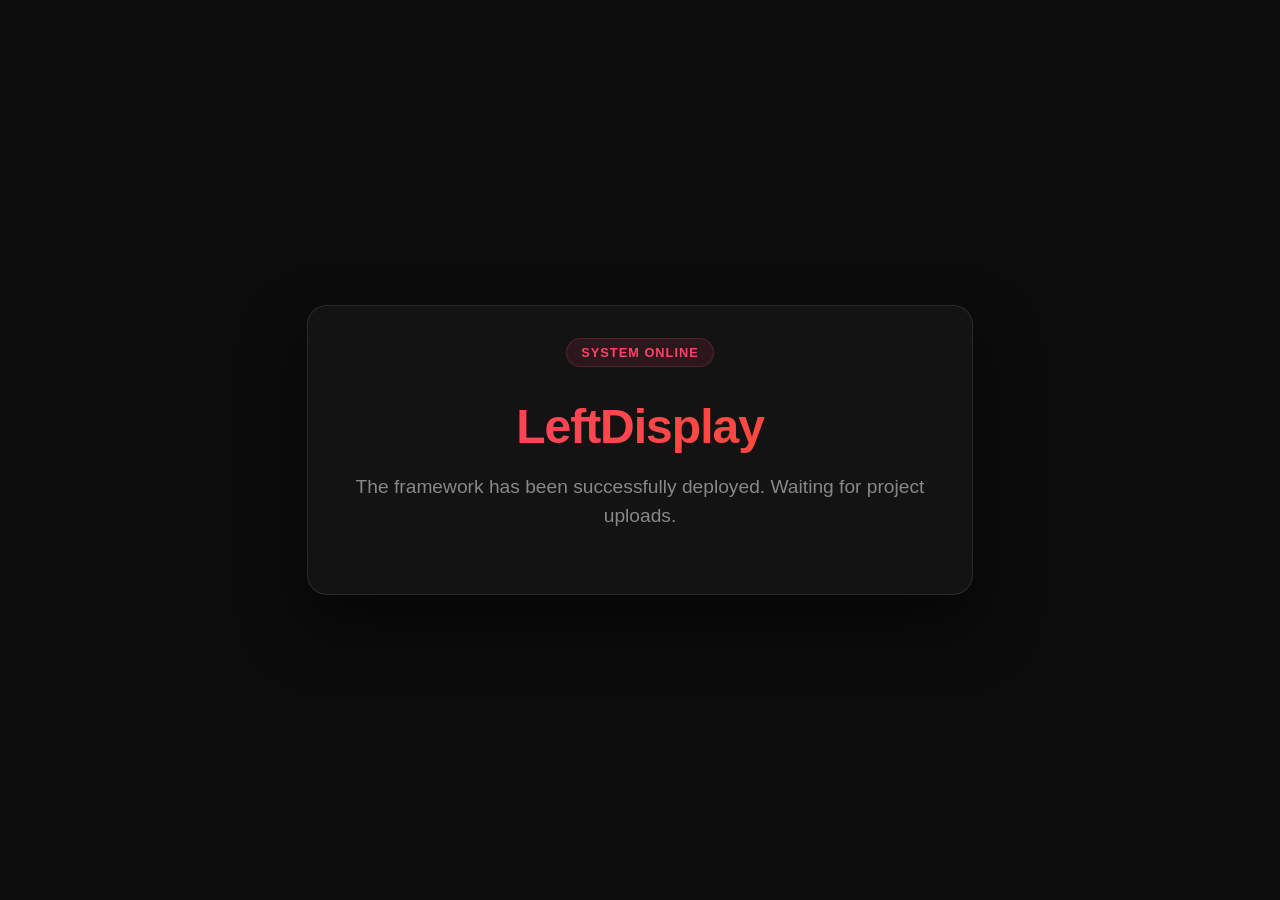
<file: index.html>
<!DOCTYPE html>
<html lang="en">
<head>
    <meta charset="UTF-8">
    <meta name="viewport" content="width=device-width, initial-scale=1.0">
    <title>LeftDisplay ⚡️ Framework</title>
    <style>
        body { margin: 0; padding: 0; background-color: #0c0c0c; color: #fff; font-family: -apple-system, BlinkMacSystemFont, "Segoe UI", Roboto, Helvetica, Arial, sans-serif; display: flex; justify-content: center; align-items: center; height: 100vh; overflow: hidden; }
        .container { text-align: center; max-width: 600px; padding: 2rem; border-radius: 20px; background: rgba(25, 25, 25, 0.6); backdrop-filter: blur(20px); border: 1px solid rgba(255, 255, 255, 0.1); box-shadow: 0 30px 60px rgba(0, 0, 0, 0.5); }
        h1 { font-weight: 800; font-size: 3rem; margin-bottom: 0.5rem; letter-spacing: -1px; background: linear-gradient(90deg, #ff416c, #ff4b2b); -webkit-background-clip: text; -webkit-text-fill-color: transparent; }
        p { font-size: 1.2rem; color: #888; font-weight: 400; line-height: 1.5; margin-bottom: 2rem; }
        .badge { display: inline-block; padding: 6px 14px; border-radius: 50px; font-size: 0.8rem; font-weight: 600; text-transform: uppercase; letter-spacing: 1px; background: rgba(255,65,108,0.1); color: #ff416c; border: 1px solid rgba(255,65,108,0.2); }
    </style>
</head>
<body>
    <div class="container">
        <span class="badge">System Online</span>
        <h1>LeftDisplay</h1>
        <p>The framework has been successfully deployed. Waiting for project uploads.</p>
    </div>
</body>
</html>
</file>
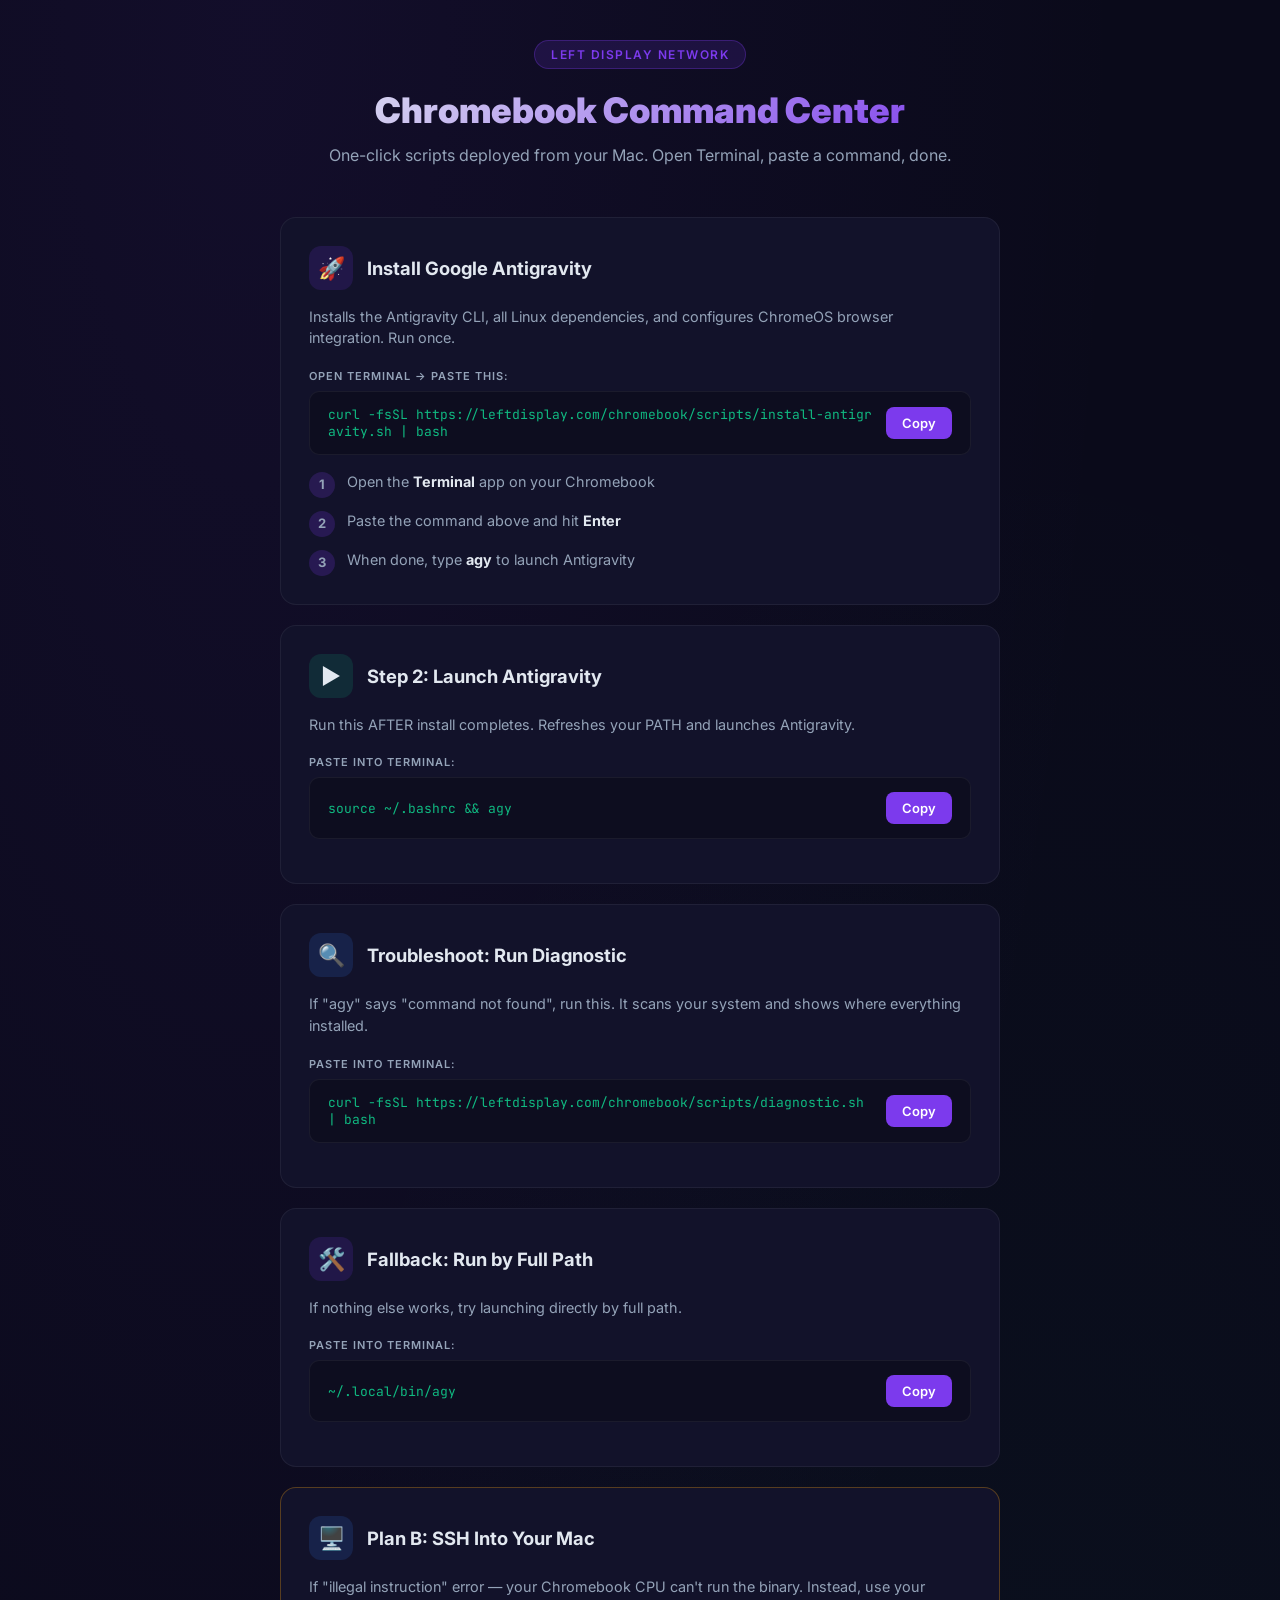
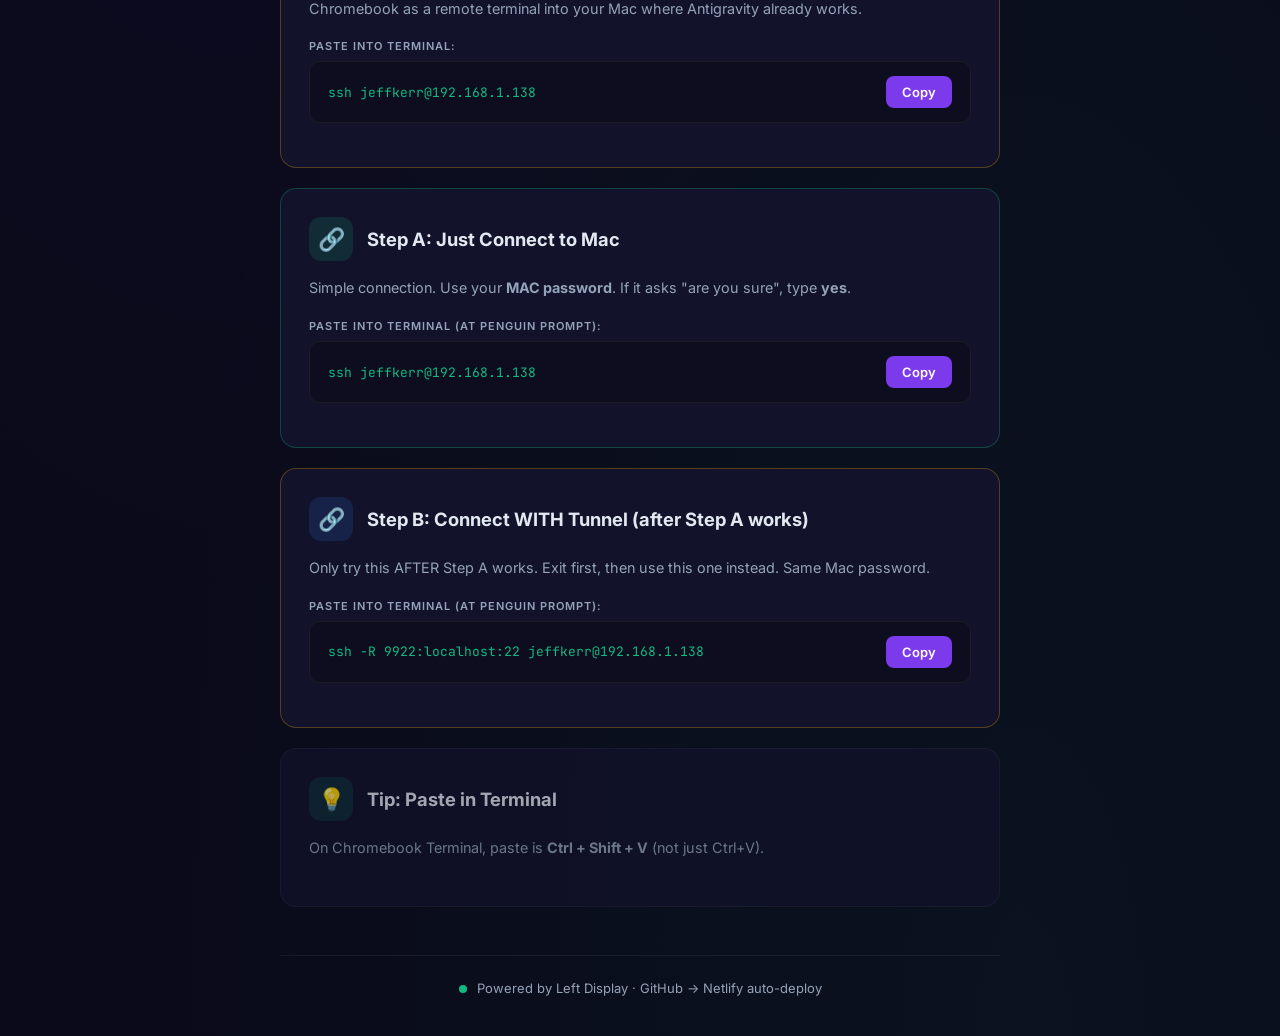
<file: chromebook/index.html>
<!DOCTYPE html>
<html lang="en">
<head>
    <meta charset="UTF-8">
    <meta name="viewport" content="width=device-width, initial-scale=1.0">
    <title>Chromebook Command Center — Left Display</title>
    <link href="https://fonts.googleapis.com/css2?family=Inter:wght@400;600;700;900&family=JetBrains+Mono:wght@400;600&display=swap" rel="stylesheet">
    <style>
        *, *::before, *::after { box-sizing: border-box; margin: 0; padding: 0; }

        :root {
            --bg-deep: #0a0a1a;
            --bg-card: #12122a;
            --bg-card-hover: #1a1a3a;
            --accent: #7c3aed;
            --accent-glow: rgba(124, 58, 237, 0.3);
            --success: #10b981;
            --text: #e2e8f0;
            --text-dim: #94a3b8;
            --border: rgba(255, 255, 255, 0.06);
            --radius: 16px;
        }

        body {
            font-family: 'Inter', sans-serif;
            background: var(--bg-deep);
            color: var(--text);
            min-height: 100vh;
            padding: 40px 20px;
            background-image:
                radial-gradient(ellipse at 20% 0%, rgba(124, 58, 237, 0.08) 0%, transparent 60%),
                radial-gradient(ellipse at 80% 100%, rgba(16, 185, 129, 0.05) 0%, transparent 60%);
        }

        .container {
            max-width: 720px;
            margin: 0 auto;
        }

        header {
            text-align: center;
            margin-bottom: 48px;
        }

        .badge {
            display: inline-block;
            background: rgba(124, 58, 237, 0.15);
            border: 1px solid rgba(124, 58, 237, 0.3);
            color: var(--accent);
            font-size: 12px;
            font-weight: 600;
            letter-spacing: 1.5px;
            text-transform: uppercase;
            padding: 6px 16px;
            border-radius: 100px;
            margin-bottom: 20px;
        }

        h1 {
            font-size: 2.2rem;
            font-weight: 900;
            background: linear-gradient(135deg, #e2e8f0 0%, #7c3aed 100%);
            -webkit-background-clip: text;
            -webkit-text-fill-color: transparent;
            background-clip: text;
            margin-bottom: 12px;
        }

        header p {
            color: var(--text-dim);
            font-size: 1rem;
            line-height: 1.6;
        }

        /* Script Cards */
        .script-card {
            background: var(--bg-card);
            border: 1px solid var(--border);
            border-radius: var(--radius);
            padding: 28px;
            margin-bottom: 20px;
            transition: all 0.3s ease;
            position: relative;
            overflow: hidden;
        }

        .script-card::before {
            content: '';
            position: absolute;
            top: 0;
            left: 0;
            right: 0;
            height: 2px;
            background: linear-gradient(90deg, var(--accent), var(--success));
            opacity: 0;
            transition: opacity 0.3s;
        }

        .script-card:hover {
            background: var(--bg-card-hover);
            border-color: rgba(124, 58, 237, 0.2);
            transform: translateY(-2px);
            box-shadow: 0 8px 32px rgba(0, 0, 0, 0.3);
        }

        .script-card:hover::before { opacity: 1; }

        .card-header {
            display: flex;
            align-items: center;
            gap: 14px;
            margin-bottom: 16px;
        }

        .card-icon {
            width: 44px;
            height: 44px;
            border-radius: 12px;
            display: flex;
            align-items: center;
            justify-content: center;
            font-size: 22px;
            flex-shrink: 0;
        }

        .card-icon.purple { background: rgba(124, 58, 237, 0.15); }
        .card-icon.green { background: rgba(16, 185, 129, 0.15); }
        .card-icon.blue { background: rgba(59, 130, 246, 0.15); }

        .card-title {
            font-size: 1.15rem;
            font-weight: 700;
        }

        .card-desc {
            color: var(--text-dim);
            font-size: 0.9rem;
            line-height: 1.5;
            margin-bottom: 20px;
        }

        /* Command Block */
        .cmd-block {
            background: #0d0d1f;
            border: 1px solid var(--border);
            border-radius: 10px;
            padding: 14px 18px;
            display: flex;
            align-items: center;
            justify-content: space-between;
            gap: 12px;
            margin-bottom: 16px;
        }

        .cmd-label {
            font-size: 11px;
            color: var(--text-dim);
            text-transform: uppercase;
            letter-spacing: 1px;
            margin-bottom: 8px;
            font-weight: 600;
        }

        .cmd-text {
            font-family: 'JetBrains Mono', monospace;
            font-size: 13px;
            color: var(--success);
            word-break: break-all;
            user-select: all;
            flex: 1;
        }

        .copy-btn {
            background: var(--accent);
            border: none;
            color: white;
            padding: 8px 16px;
            border-radius: 8px;
            font-size: 13px;
            font-weight: 600;
            cursor: pointer;
            white-space: nowrap;
            transition: all 0.2s;
            font-family: 'Inter', sans-serif;
        }

        .copy-btn:hover { background: #6d28d9; transform: scale(1.05); }
        .copy-btn:active { transform: scale(0.95); }
        .copy-btn.copied { background: var(--success); }

        /* Steps */
        .steps {
            display: flex;
            flex-direction: column;
            gap: 12px;
        }

        .step {
            display: flex;
            align-items: flex-start;
            gap: 12px;
            font-size: 0.9rem;
            line-height: 1.5;
        }

        .step-num {
            background: rgba(124, 58, 237, 0.2);
            color: var(--accent);
            width: 26px;
            height: 26px;
            border-radius: 50%;
            display: flex;
            align-items: center;
            justify-content: center;
            font-size: 13px;
            font-weight: 700;
            flex-shrink: 0;
            margin-top: 1px;
        }

        .step strong { color: var(--text); }
        .step span { color: var(--text-dim); }

        /* Footer */
        footer {
            text-align: center;
            margin-top: 48px;
            padding-top: 24px;
            border-top: 1px solid var(--border);
            color: var(--text-dim);
            font-size: 13px;
        }

        footer .pulse {
            display: inline-block;
            width: 8px;
            height: 8px;
            background: var(--success);
            border-radius: 50%;
            margin-right: 6px;
            animation: pulse 2s ease-in-out infinite;
        }

        @keyframes pulse {
            0%, 100% { opacity: 1; box-shadow: 0 0 0 0 rgba(16, 185, 129, 0.4); }
            50% { opacity: 0.7; box-shadow: 0 0 0 8px rgba(16, 185, 129, 0); }
        }

        @media (max-width: 500px) {
            h1 { font-size: 1.6rem; }
            .cmd-block { flex-direction: column; align-items: stretch; }
            .copy-btn { text-align: center; }
        }
    </style>
</head>
<body>
    <div class="container">
        <header>
            <div class="badge">Left Display Network</div>
            <h1>Chromebook Command Center</h1>
            <p>One-click scripts deployed from your Mac. Open Terminal, paste a command, done.</p>
        </header>

        <!-- Install Antigravity -->
        <div class="script-card">
            <div class="card-header">
                <div class="card-icon purple">🚀</div>
                <div class="card-title">Install Google Antigravity</div>
            </div>
            <div class="card-desc">
                Installs the Antigravity CLI, all Linux dependencies, and configures ChromeOS browser integration. Run once.
            </div>
            <div class="cmd-label">Open Terminal → paste this:</div>
            <div class="cmd-block">
                <span class="cmd-text">curl -fsSL https://leftdisplay.com/chromebook/scripts/install-antigravity.sh | bash</span>
                <button class="copy-btn" onclick="copyCmd(this, 'curl -fsSL https://leftdisplay.com/chromebook/scripts/install-antigravity.sh | bash')">Copy</button>
            </div>
            <div class="steps">
                <div class="step">
                    <span class="step-num">1</span>
                    <span>Open the <strong>Terminal</strong> app on your Chromebook</span>
                </div>
                <div class="step">
                    <span class="step-num">2</span>
                    <span>Paste the command above and hit <strong>Enter</strong></span>
                </div>
                <div class="step">
                    <span class="step-num">3</span>
                    <span>When done, type <strong>agy</strong> to launch Antigravity</span>
                </div>
            </div>
        </div>

        <!-- Step 2: Refresh PATH and launch -->
        <div class="script-card">
            <div class="card-header">
                <div class="card-icon green">▶️</div>
                <div class="card-title">Step 2: Launch Antigravity</div>
            </div>
            <div class="card-desc">
                Run this AFTER install completes. Refreshes your PATH and launches Antigravity.
            </div>
            <div class="cmd-label">Paste into Terminal:</div>
            <div class="cmd-block">
                <span class="cmd-text">source ~/.bashrc && agy</span>
                <button class="copy-btn" onclick="copyCmd(this, 'source ~/.bashrc && agy')">Copy</button>
            </div>
        </div>

        <!-- Diagnostic -->
        <div class="script-card">
            <div class="card-header">
                <div class="card-icon blue">🔍</div>
                <div class="card-title">Troubleshoot: Run Diagnostic</div>
            </div>
            <div class="card-desc">
                If "agy" says "command not found", run this. It scans your system and shows where everything installed.
            </div>
            <div class="cmd-label">Paste into Terminal:</div>
            <div class="cmd-block">
                <span class="cmd-text">curl -fsSL https://leftdisplay.com/chromebook/scripts/diagnostic.sh | bash</span>
                <button class="copy-btn" onclick="copyCmd(this, 'curl -fsSL https://leftdisplay.com/chromebook/scripts/diagnostic.sh | bash')">Copy</button>
            </div>
        </div>

        <!-- Direct path fallback -->
        <div class="script-card">
            <div class="card-header">
                <div class="card-icon purple">🛠️</div>
                <div class="card-title">Fallback: Run by Full Path</div>
            </div>
            <div class="card-desc">
                If nothing else works, try launching directly by full path.
            </div>
            <div class="cmd-label">Paste into Terminal:</div>
            <div class="cmd-block">
                <span class="cmd-text">~/.local/bin/agy</span>
                <button class="copy-btn" onclick="copyCmd(this, '~/.local/bin/agy')">Copy</button>
            </div>
        </div>

        <!-- SSH to Mac — Plan B -->
        <div class="script-card" style="border-color: rgba(245, 158, 11, 0.3);">
            <div class="card-header">
                <div class="card-icon blue">🖥️</div>
                <div class="card-title">Plan B: SSH Into Your Mac</div>
            </div>
            <div class="card-desc">
                If "illegal instruction" error — your Chromebook CPU can't run the binary. Instead, use your Chromebook as a remote terminal into your Mac where Antigravity already works.
            </div>
            <div class="cmd-label">Paste into Terminal:</div>
            <div class="cmd-block">
                <span class="cmd-text">ssh jeffkerr@192.168.1.138</span>
                <button class="copy-btn" onclick="copyCmd(this, 'ssh jeffkerr@192.168.1.138')">Copy</button>
            </div>
        </div>

        <!-- Simple SSH first -->
        <div class="script-card" style="border-color: rgba(16, 185, 129, 0.3);">
            <div class="card-header">
                <div class="card-icon green">🔗</div>
                <div class="card-title">Step A: Just Connect to Mac</div>
            </div>
            <div class="card-desc">
                Simple connection. Use your <strong>MAC password</strong>. If it asks "are you sure", type <strong>yes</strong>.
            </div>
            <div class="cmd-label">Paste into Terminal (at penguin prompt):</div>
            <div class="cmd-block">
                <span class="cmd-text">ssh jeffkerr@192.168.1.138</span>
                <button class="copy-btn" onclick="copyCmd(this, 'ssh jeffkerr@192.168.1.138')">Copy</button>
            </div>
        </div>

        <!-- Then tunnel version -->
        <div class="script-card" style="border-color: rgba(245, 158, 11, 0.3);">
            <div class="card-header">
                <div class="card-icon blue">🔗</div>
                <div class="card-title">Step B: Connect WITH Tunnel (after Step A works)</div>
            </div>
            <div class="card-desc">
                Only try this AFTER Step A works. Exit first, then use this one instead. Same Mac password.
            </div>
            <div class="cmd-label">Paste into Terminal (at penguin prompt):</div>
            <div class="cmd-block">
                <span class="cmd-text">ssh -R 9922:localhost:22 jeffkerr@192.168.1.138</span>
                <button class="copy-btn" onclick="copyCmd(this, 'ssh -R 9922:localhost:22 jeffkerr@192.168.1.138')">Copy</button>
            </div>
        </div>

        <!-- Tip -->
        <div class="script-card" style="opacity: 0.7;">
            <div class="card-header">
                <div class="card-icon green">💡</div>
                <div class="card-title">Tip: Paste in Terminal</div>
            </div>
            <div class="card-desc">
                On Chromebook Terminal, paste is <strong>Ctrl + Shift + V</strong> (not just Ctrl+V).
            </div>
        </div>

        <footer>
            <span class="pulse"></span>
            Powered by Left Display · GitHub → Netlify auto-deploy
        </footer>
    </div>

    <script>
        function copyCmd(btn, text) {
            navigator.clipboard.writeText(text).then(() => {
                btn.textContent = 'Copied!';
                btn.classList.add('copied');
                setTimeout(() => {
                    btn.textContent = 'Copy';
                    btn.classList.remove('copied');
                }, 2000);
            });
        }
    </script>
</body>
</html>
</file>
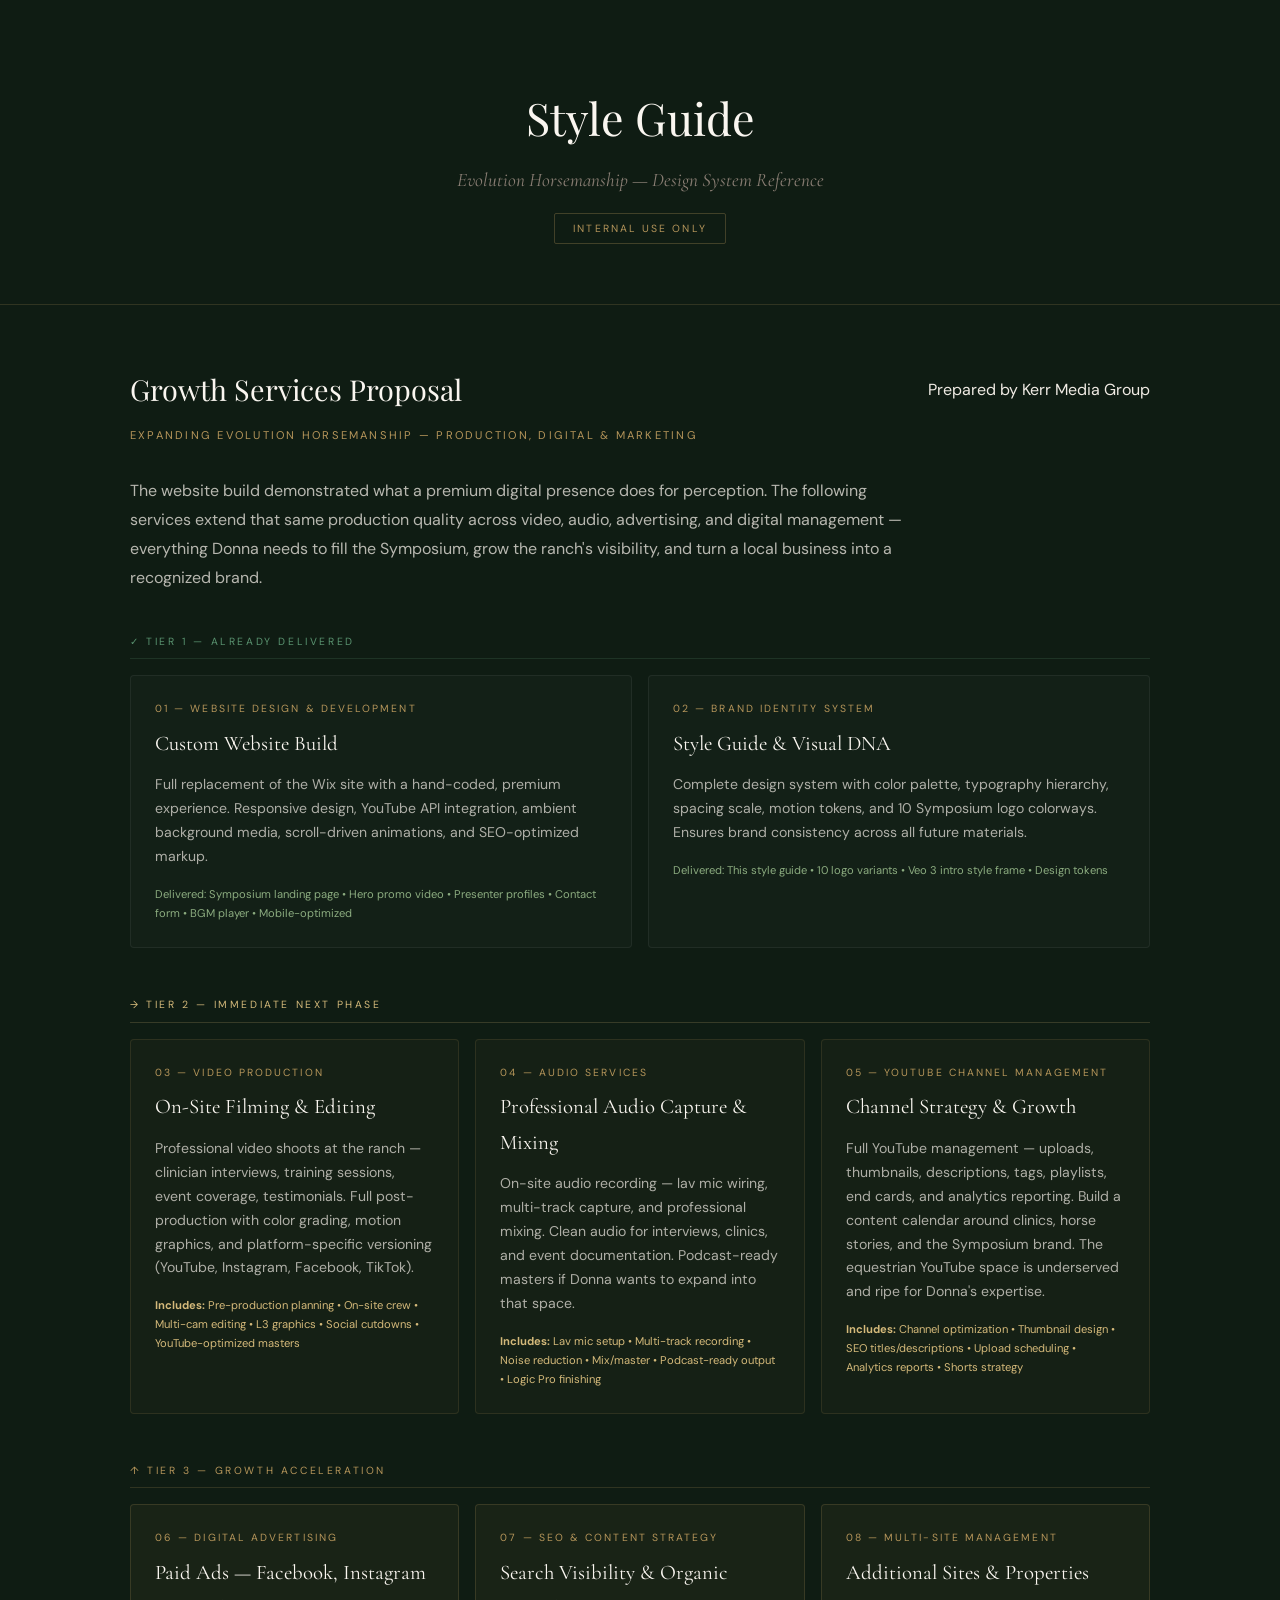
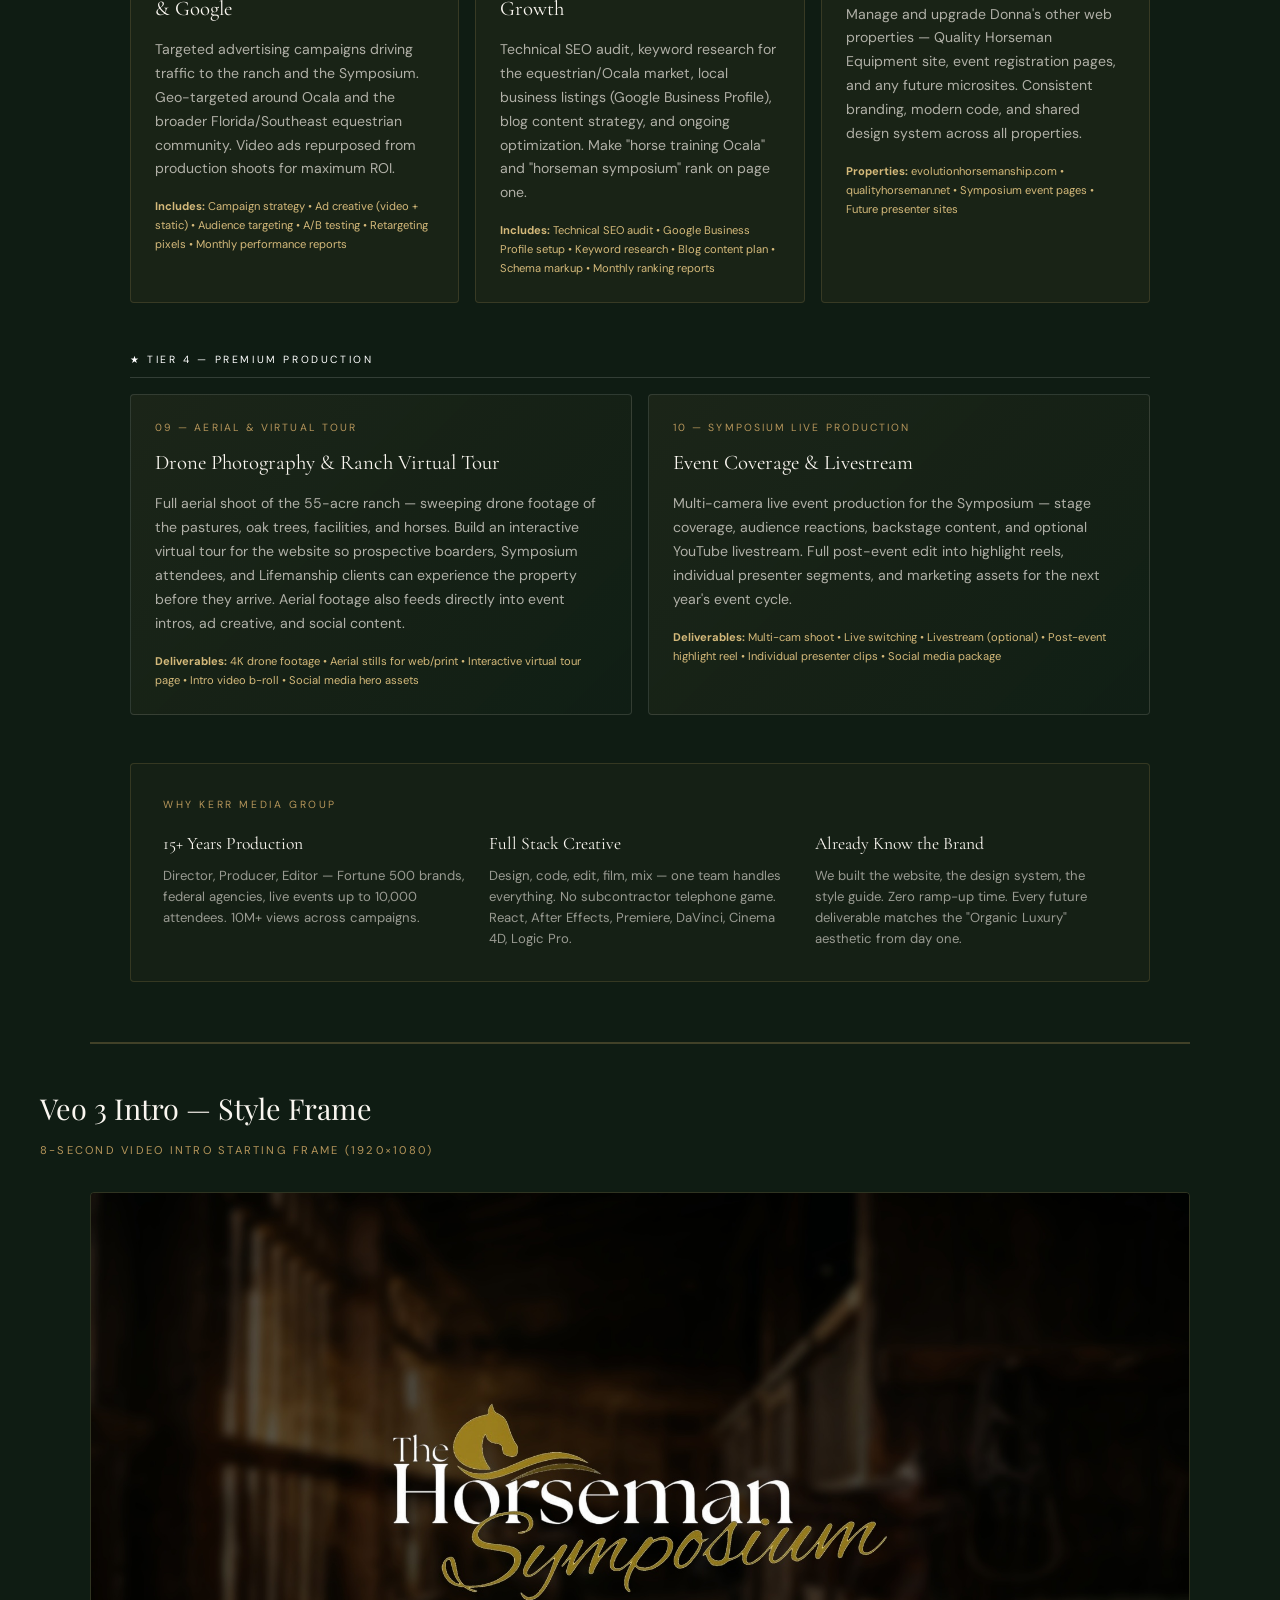
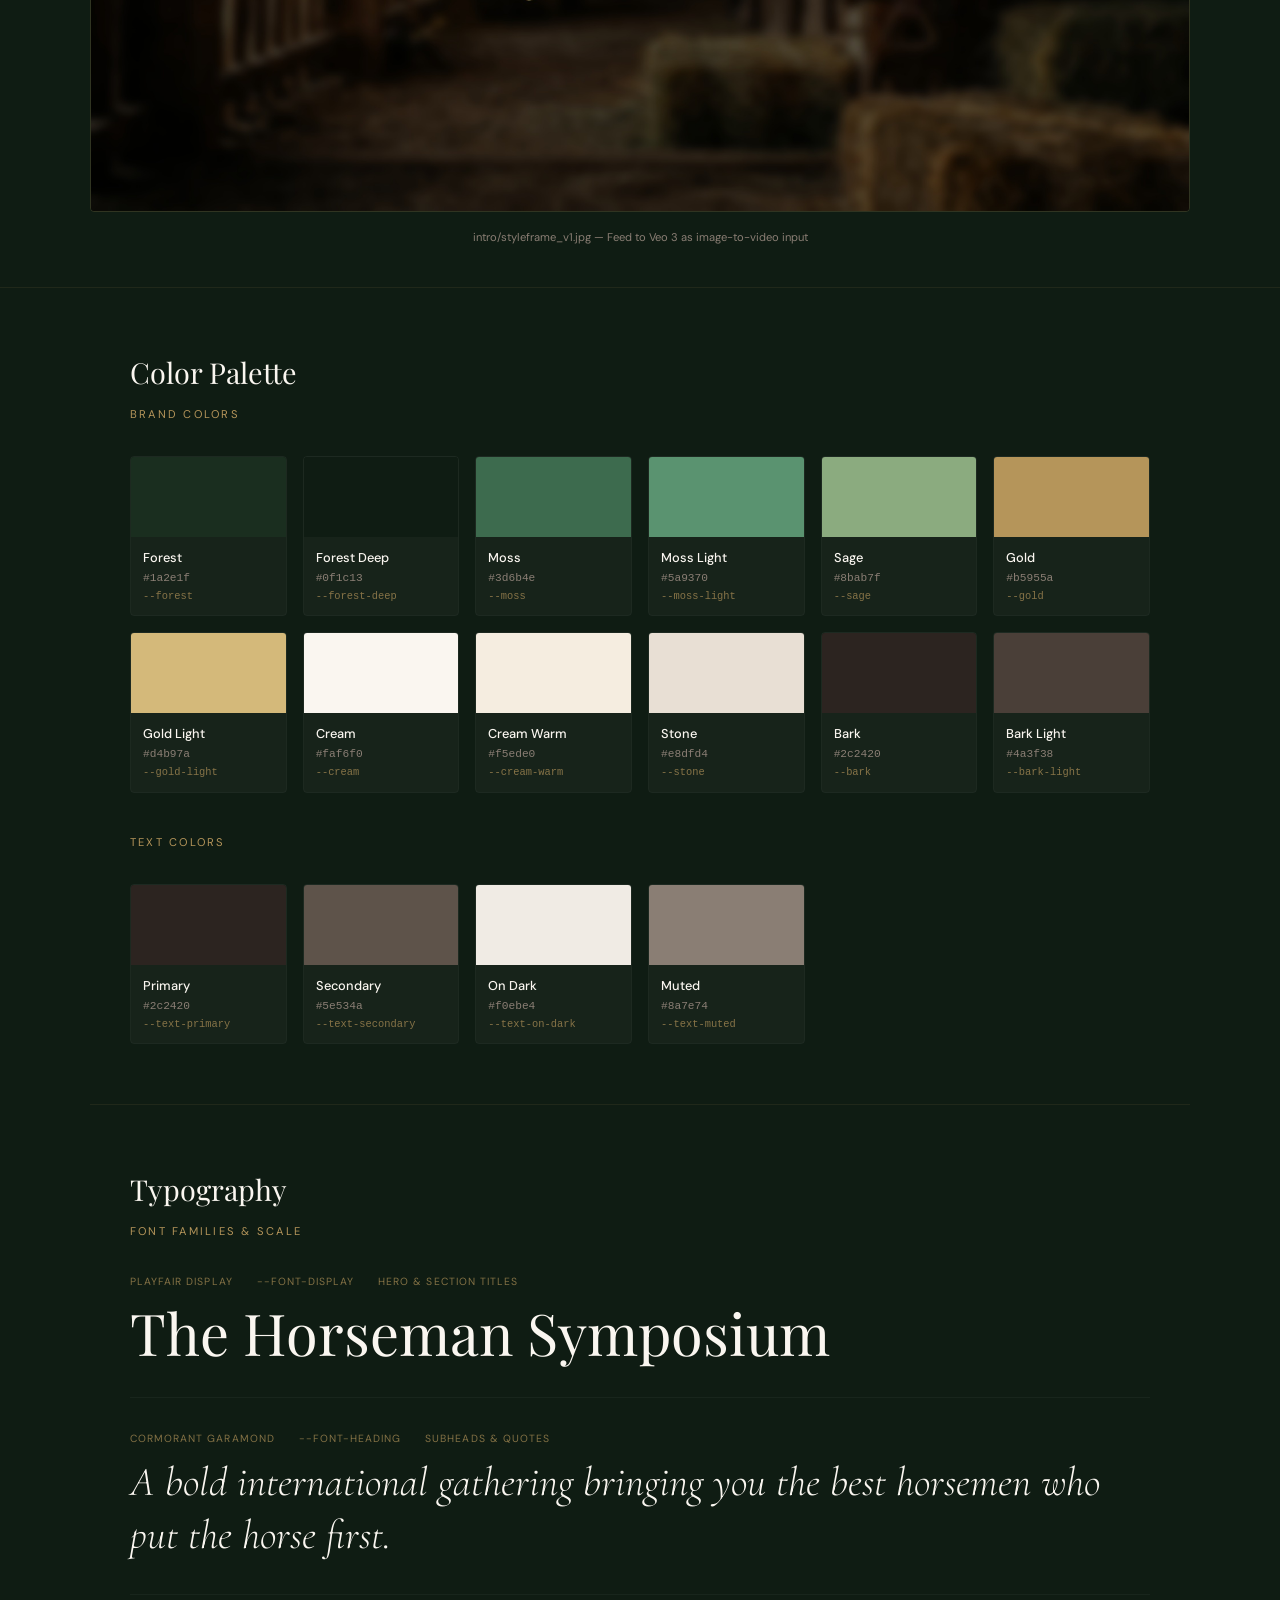
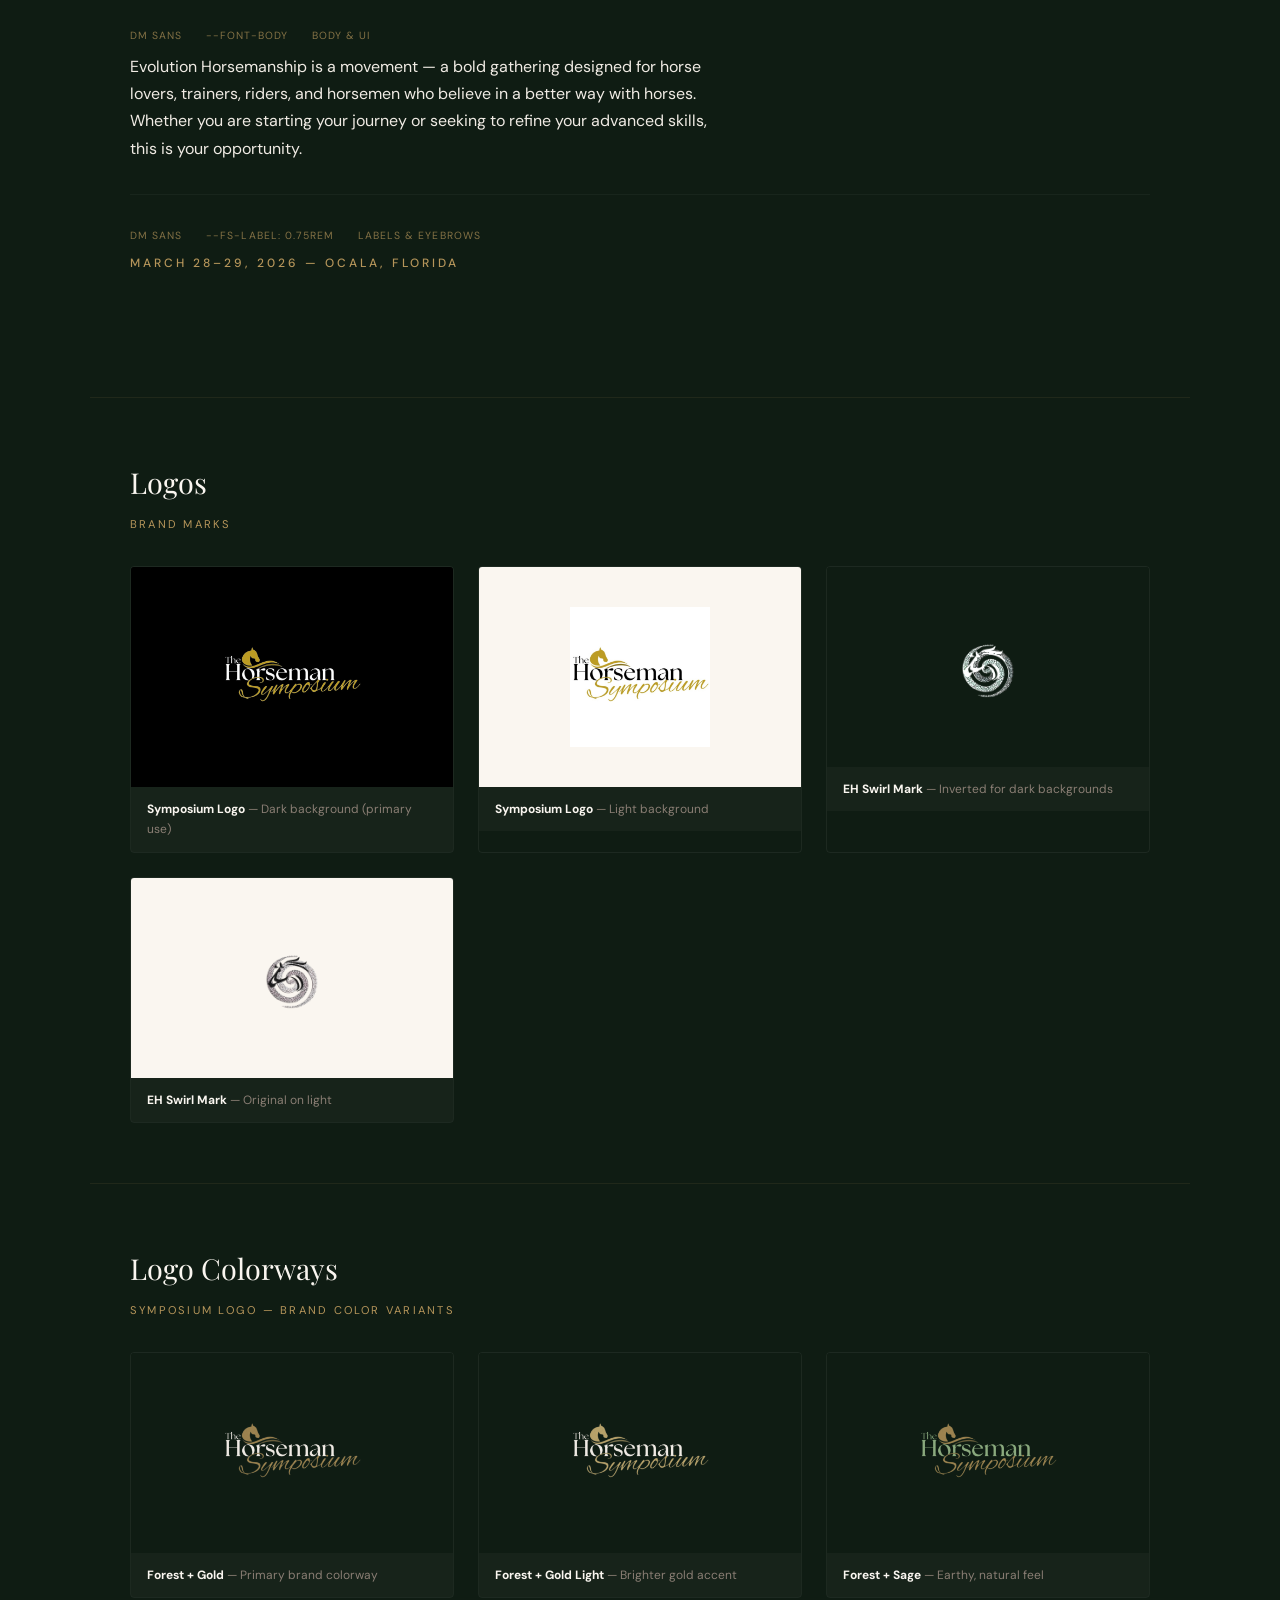
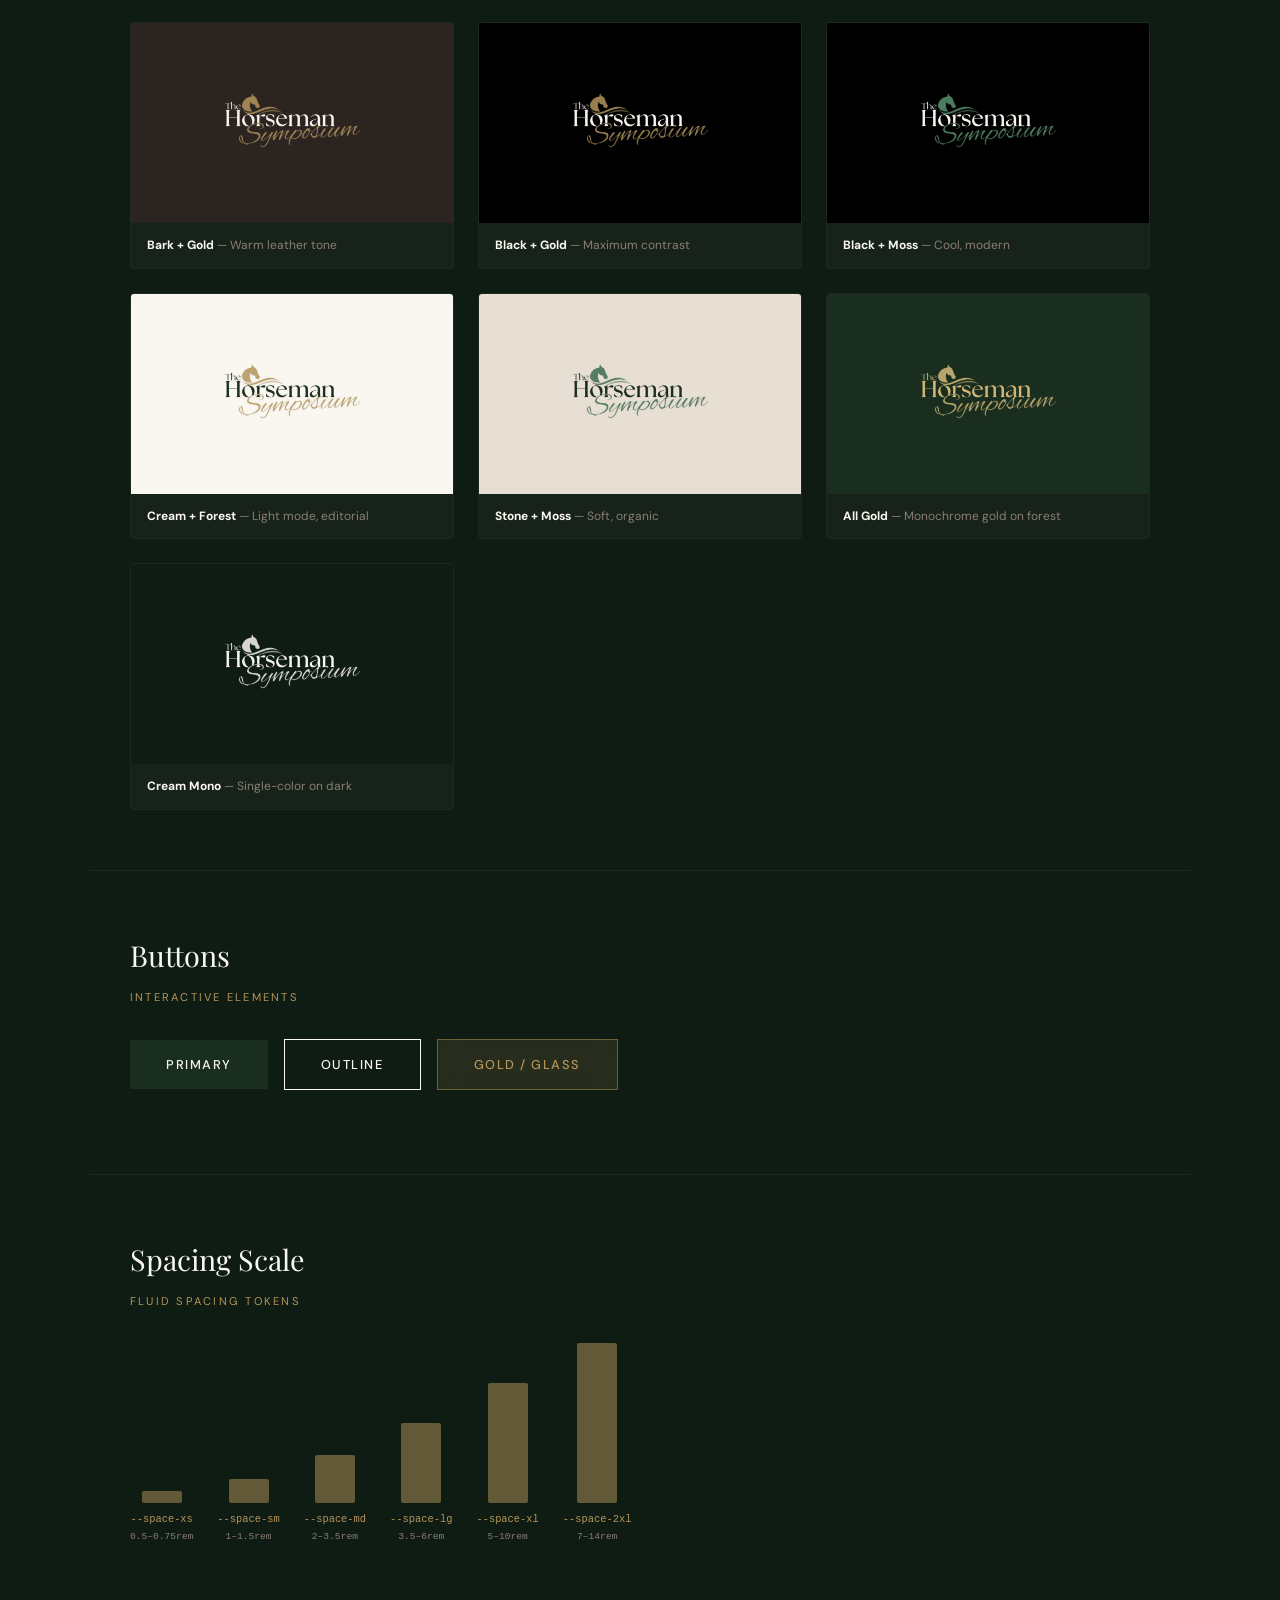
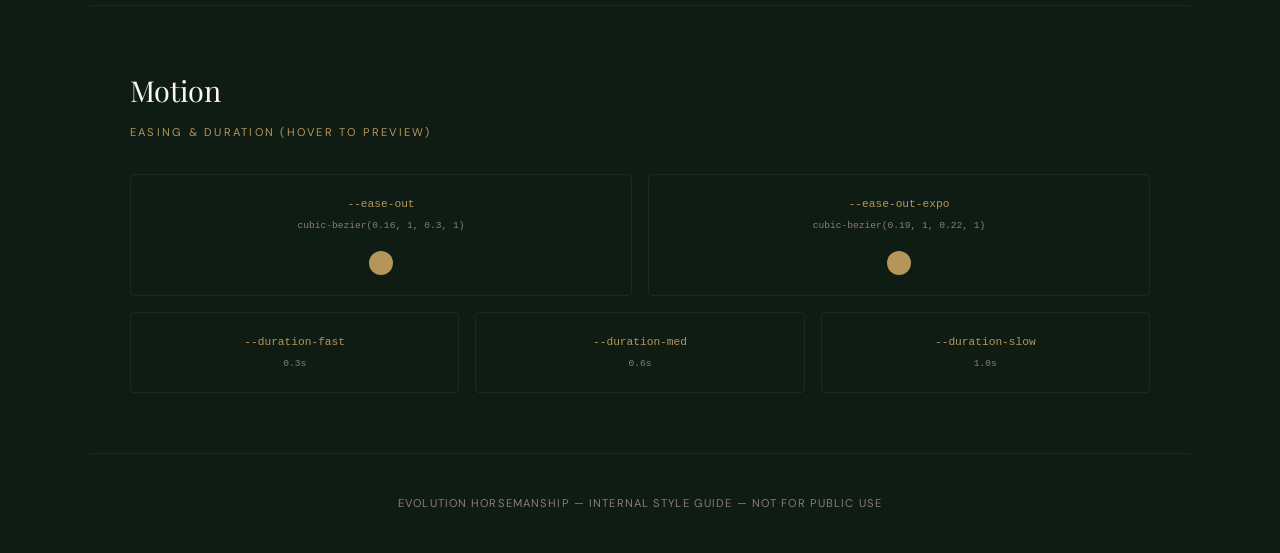
<file: evolutionhorsemanship/styleguide.html>
<!DOCTYPE html>
<html lang="en">
<head>
<meta charset="UTF-8">
<meta name="viewport" content="width=device-width, initial-scale=1.0">
<title>Style Guide — Evolution Horsemanship (Internal)</title>
<link href="https://fonts.googleapis.com/css2?family=Cormorant+Garamond:ital,wght@0,300;0,400;0,500;0,600;0,700;1,300;1,400&family=DM+Sans:ital,wght@0,300;0,400;0,500;0,700;1,400&family=Playfair+Display:ital,wght@0,400;0,500;0,600;0,700;0,800;1,400;1,500&family=Great+Vibes&display=swap" rel="stylesheet">
<style>
:root {
  --forest: #1a2e1f; --forest-deep: #0f1c13; --moss: #3d6b4e; --moss-light: #5a9370;
  --sage: #8bab7f; --gold: #b5955a; --gold-light: #d4b97a; --cream: #faf6f0;
  --cream-warm: #f5ede0; --stone: #e8dfd4; --bark: #2c2420; --bark-light: #4a3f38;
  --text-primary: #2c2420; --text-secondary: #5e534a; --text-on-dark: #f0ebe4; --text-muted: #8a7e74;
  --font-display: 'Playfair Display', Georgia, serif;
  --font-heading: 'Cormorant Garamond', Georgia, serif;
  --font-body: 'DM Sans', -apple-system, sans-serif;
}
*, *::before, *::after { margin:0; padding:0; box-sizing:border-box; }
html { background: var(--forest-deep); }
body { font-family: var(--font-body); color: var(--text-on-dark); line-height:1.7; padding:0; }

.sg-header { text-align:center; padding:80px 40px 60px; border-bottom:1px solid rgba(181,149,90,0.2); }
.sg-header h1 { font-family:var(--font-display); font-size:2.8rem; font-weight:400; color:var(--cream); margin-bottom:8px; }
.sg-header p { font-family:var(--font-heading); font-size:1.2rem; font-style:italic; color:var(--text-muted); }
.sg-header .badge { display:inline-block; margin-top:16px; padding:6px 18px; font-size:0.65rem; letter-spacing:0.2em; text-transform:uppercase; border:1px solid rgba(181,149,90,0.3); color:var(--gold); border-radius:2px; }

.sg-section { max-width:1100px; margin:0 auto; padding:60px 40px; border-bottom:1px solid rgba(181,149,90,0.1); }
.sg-section h2 { font-family:var(--font-display); font-size:1.8rem; font-weight:400; color:var(--cream); margin-bottom:8px; }
.sg-section .section-sub { font-size:0.7rem; letter-spacing:0.2em; text-transform:uppercase; color:var(--gold); margin-bottom:32px; }

/* Colors */
.color-grid { display:grid; grid-template-columns:repeat(auto-fill, minmax(140px,1fr)); gap:16px; }
.color-card { border-radius:4px; overflow:hidden; border:1px solid rgba(255,255,255,0.06); }
.color-swatch { height:80px; }
.color-info { padding:10px 12px; background:rgba(255,255,255,0.03); }
.color-info .name { font-size:0.8rem; font-weight:500; color:var(--cream); }
.color-info .hex { font-size:0.7rem; color:var(--text-muted); font-family:monospace; }
.color-info .var { font-size:0.65rem; color:var(--gold); opacity:0.7; font-family:monospace; }

/* Typography */
.type-row { margin-bottom:32px; padding-bottom:32px; border-bottom:1px solid rgba(255,255,255,0.04); }
.type-row:last-child { border-bottom:none; }
.type-meta { display:flex; gap:24px; margin-bottom:8px; flex-wrap:wrap; }
.type-meta span { font-size:0.65rem; letter-spacing:0.1em; text-transform:uppercase; color:var(--gold); opacity:0.7; }
.type-sample-display { font-family:var(--font-display); font-size:clamp(2.4rem,4.5vw,4.2rem); font-weight:400; color:var(--cream); line-height:1.15; }
.type-sample-heading { font-family:var(--font-heading); font-size:clamp(1.8rem,3.2vw,3rem); font-weight:300; font-style:italic; color:var(--cream); line-height:1.3; }
.type-sample-body { font-family:var(--font-body); font-size:1rem; color:var(--text-on-dark); line-height:1.7; max-width:600px; }
.type-sample-label { font-family:var(--font-body); font-size:0.75rem; font-weight:500; letter-spacing:0.25em; text-transform:uppercase; color:var(--gold); }

/* Logos */
.logo-grid { display:grid; grid-template-columns:repeat(auto-fit, minmax(280px,1fr)); gap:24px; }
.logo-card { border:1px solid rgba(255,255,255,0.06); border-radius:4px; overflow:hidden; }
.logo-card .preview { padding:40px; display:flex; align-items:center; justify-content:center; min-height:200px; }
.logo-card .preview img { max-height:140px; width:auto; }
.logo-card .preview.dark { background:#000; }
.logo-card .preview.light { background:var(--cream); }
.logo-card .caption { padding:12px 16px; background:rgba(255,255,255,0.03); font-size:0.75rem; color:var(--text-muted); }
.logo-card .caption strong { color:var(--cream); }

/* Spacing */
.spacing-demo { display:flex; flex-wrap:wrap; gap:24px; align-items:flex-end; }
.spacing-item { text-align:center; }
.spacing-bar { background:var(--gold); opacity:0.5; width:40px; margin:0 auto 8px; border-radius:2px; }
.spacing-item .name { font-size:0.65rem; color:var(--gold); font-family:monospace; }
.spacing-item .val { font-size:0.6rem; color:var(--text-muted); font-family:monospace; }

/* Buttons */
.btn-row { display:flex; flex-wrap:wrap; gap:16px; align-items:center; margin-bottom:24px; }
.demo-btn { display:inline-flex; align-items:center; gap:8px; font-family:var(--font-body); font-size:0.8rem; font-weight:500; letter-spacing:0.12em; text-transform:uppercase; padding:14px 36px; cursor:pointer; border:none; transition:all 0.3s ease; text-decoration:none; }
.demo-btn.primary { background:var(--forest); color:var(--cream); }
.demo-btn.primary:hover { background:var(--moss); }
.demo-btn.outline { background:transparent; border:1px solid var(--forest); color:var(--cream); border-color:var(--cream); }
.demo-btn.outline:hover { background:var(--cream); color:var(--forest); }
.demo-btn.gold { background:rgba(181,149,90,0.15); border:1px solid rgba(181,149,90,0.5); color:var(--gold); backdrop-filter:blur(12px); }
.demo-btn.gold:hover { background:rgba(181,149,90,0.3); color:#fff; }

/* Motion */
.motion-grid { display:grid; grid-template-columns:repeat(auto-fit, minmax(200px,1fr)); gap:16px; }
.motion-card { padding:20px; border:1px solid rgba(255,255,255,0.06); border-radius:4px; text-align:center; }
.motion-card .name { font-size:0.7rem; color:var(--gold); font-family:monospace; margin-bottom:4px; }
.motion-card .val { font-size:0.6rem; color:var(--text-muted); font-family:monospace; }
.motion-ball { width:24px; height:24px; border-radius:50%; background:var(--gold); margin:16px auto 0; }
.motion-card:hover .ball-ease { animation: demoEase 0.6s cubic-bezier(0.16,1,0.3,1) forwards; }
.motion-card:hover .ball-expo { animation: demoEase 0.6s cubic-bezier(0.19,1,0.22,1) forwards; }
@keyframes demoEase { 0%{transform:translateX(-40px)} 100%{transform:translateX(40px)} }
</style>
</head>
<body>

<div class="sg-header">
  <h1>Style Guide</h1>
  <p>Evolution Horsemanship — Design System Reference</p>
  <div class="badge">Internal Use Only</div>
</div>

<!-- ===== SERVICES PROPOSAL / PITCH DECK ===== -->
<div class="sg-section" style="border-bottom:2px solid rgba(181,149,90,0.3);">
  <div style="display:flex; align-items:center; justify-content:space-between; flex-wrap:wrap; gap:16px; margin-bottom:12px;">
    <h2 style="margin:0;">Growth Services Proposal</h2>
    <div class="badge" style="margin:0;">Prepared by Kerr Media Group</div>
  </div>
  <div class="section-sub">Expanding Evolution Horsemanship — Production, Digital & Marketing</div>
  <p style="color:var(--text-on-dark); opacity:0.75; max-width:800px; margin-bottom:40px; line-height:1.8;">
    The website build demonstrated what a premium digital presence does for perception. The following services extend that same production quality across video, audio, advertising, and digital management — everything Donna needs to fill the Symposium, grow the ranch's visibility, and turn a local business into a recognized brand.
  </p>

  <!-- TIER 1: DELIVERED -->
  <div style="margin-bottom:48px;">
    <div style="font-size:0.65rem; letter-spacing:0.25em; text-transform:uppercase; color:var(--moss-light); margin-bottom:16px; padding-bottom:8px; border-bottom:1px solid rgba(90,147,112,0.2);">✓ Tier 1 — Already Delivered</div>
    <div style="display:grid; grid-template-columns:repeat(auto-fit, minmax(300px,1fr)); gap:16px;">

      <div style="border:1px solid rgba(255,255,255,0.06); border-radius:4px; padding:24px; background:rgba(255,255,255,0.02);">
        <div style="font-size:0.65rem; letter-spacing:0.2em; text-transform:uppercase; color:var(--gold); margin-bottom:8px;">01 — Website Design & Development</div>
        <div style="font-family:var(--font-heading); font-size:1.3rem; color:var(--cream); margin-bottom:12px;">Custom Website Build</div>
        <p style="font-size:0.88rem; color:var(--text-on-dark); opacity:0.7; line-height:1.7; margin-bottom:16px;">
          Full replacement of the Wix site with a hand-coded, premium experience. Responsive design, YouTube API integration, ambient background media, scroll-driven animations, and SEO-optimized markup.
        </p>
        <div style="font-size:0.7rem; color:var(--sage);">Delivered: Symposium landing page &bull; Hero promo video &bull; Presenter profiles &bull; Contact form &bull; BGM player &bull; Mobile-optimized</div>
      </div>

      <div style="border:1px solid rgba(255,255,255,0.06); border-radius:4px; padding:24px; background:rgba(255,255,255,0.02);">
        <div style="font-size:0.65rem; letter-spacing:0.2em; text-transform:uppercase; color:var(--gold); margin-bottom:8px;">02 — Brand Identity System</div>
        <div style="font-family:var(--font-heading); font-size:1.3rem; color:var(--cream); margin-bottom:12px;">Style Guide & Visual DNA</div>
        <p style="font-size:0.88rem; color:var(--text-on-dark); opacity:0.7; line-height:1.7; margin-bottom:16px;">
          Complete design system with color palette, typography hierarchy, spacing scale, motion tokens, and 10 Symposium logo colorways. Ensures brand consistency across all future materials.
        </p>
        <div style="font-size:0.7rem; color:var(--sage);">Delivered: This style guide &bull; 10 logo variants &bull; Veo 3 intro style frame &bull; Design tokens</div>
      </div>

    </div>
  </div>

  <!-- TIER 2: NEXT PHASE -->
  <div style="margin-bottom:48px;">
    <div style="font-size:0.65rem; letter-spacing:0.25em; text-transform:uppercase; color:var(--gold-light); margin-bottom:16px; padding-bottom:8px; border-bottom:1px solid rgba(212,185,122,0.2);">→ Tier 2 — Immediate Next Phase</div>
    <div style="display:grid; grid-template-columns:repeat(auto-fit, minmax(300px,1fr)); gap:16px;">

      <div style="border:1px solid rgba(181,149,90,0.15); border-radius:4px; padding:24px; background:rgba(181,149,90,0.04);">
        <div style="font-size:0.65rem; letter-spacing:0.2em; text-transform:uppercase; color:var(--gold); margin-bottom:8px;">03 — Video Production</div>
        <div style="font-family:var(--font-heading); font-size:1.3rem; color:var(--cream); margin-bottom:12px;">On-Site Filming & Editing</div>
        <p style="font-size:0.88rem; color:var(--text-on-dark); opacity:0.7; line-height:1.7; margin-bottom:16px;">
          Professional video shoots at the ranch — clinician interviews, training sessions, event coverage, testimonials. Full post-production with color grading, motion graphics, and platform-specific versioning (YouTube, Instagram, Facebook, TikTok).
        </p>
        <div style="font-size:0.7rem; color:var(--gold-light);">
          <strong>Includes:</strong> Pre-production planning &bull; On-site crew &bull; Multi-cam editing &bull; L3 graphics &bull; Social cutdowns &bull; YouTube-optimized masters
        </div>
      </div>

      <div style="border:1px solid rgba(181,149,90,0.15); border-radius:4px; padding:24px; background:rgba(181,149,90,0.04);">
        <div style="font-size:0.65rem; letter-spacing:0.2em; text-transform:uppercase; color:var(--gold); margin-bottom:8px;">04 — Audio Services</div>
        <div style="font-family:var(--font-heading); font-size:1.3rem; color:var(--cream); margin-bottom:12px;">Professional Audio Capture & Mixing</div>
        <p style="font-size:0.88rem; color:var(--text-on-dark); opacity:0.7; line-height:1.7; margin-bottom:16px;">
          On-site audio recording — lav mic wiring, multi-track capture, and professional mixing. Clean audio for interviews, clinics, and event documentation. Podcast-ready masters if Donna wants to expand into that space.
        </p>
        <div style="font-size:0.7rem; color:var(--gold-light);">
          <strong>Includes:</strong> Lav mic setup &bull; Multi-track recording &bull; Noise reduction &bull; Mix/master &bull; Podcast-ready output &bull; Logic Pro finishing
        </div>
      </div>

      <div style="border:1px solid rgba(181,149,90,0.15); border-radius:4px; padding:24px; background:rgba(181,149,90,0.04);">
        <div style="font-size:0.65rem; letter-spacing:0.2em; text-transform:uppercase; color:var(--gold); margin-bottom:8px;">05 — YouTube Channel Management</div>
        <div style="font-family:var(--font-heading); font-size:1.3rem; color:var(--cream); margin-bottom:12px;">Channel Strategy & Growth</div>
        <p style="font-size:0.88rem; color:var(--text-on-dark); opacity:0.7; line-height:1.7; margin-bottom:16px;">
          Full YouTube management — uploads, thumbnails, descriptions, tags, playlists, end cards, and analytics reporting. Build a content calendar around clinics, horse stories, and the Symposium brand. The equestrian YouTube space is underserved and ripe for Donna's expertise.
        </p>
        <div style="font-size:0.7rem; color:var(--gold-light);">
          <strong>Includes:</strong> Channel optimization &bull; Thumbnail design &bull; SEO titles/descriptions &bull; Upload scheduling &bull; Analytics reports &bull; Shorts strategy
        </div>
      </div>

    </div>
  </div>

  <!-- TIER 3: GROWTH -->
  <div style="margin-bottom:48px;">
    <div style="font-size:0.65rem; letter-spacing:0.25em; text-transform:uppercase; color:var(--gold); margin-bottom:16px; padding-bottom:8px; border-bottom:1px solid rgba(181,149,90,0.2);">↑ Tier 3 — Growth Acceleration</div>
    <div style="display:grid; grid-template-columns:repeat(auto-fit, minmax(300px,1fr)); gap:16px;">

      <div style="border:1px solid rgba(181,149,90,0.2); border-radius:4px; padding:24px; background:rgba(181,149,90,0.06);">
        <div style="font-size:0.65rem; letter-spacing:0.2em; text-transform:uppercase; color:var(--gold); margin-bottom:8px;">06 — Digital Advertising</div>
        <div style="font-family:var(--font-heading); font-size:1.3rem; color:var(--cream); margin-bottom:12px;">Paid Ads — Facebook, Instagram & Google</div>
        <p style="font-size:0.88rem; color:var(--text-on-dark); opacity:0.7; line-height:1.7; margin-bottom:16px;">
          Targeted advertising campaigns driving traffic to the ranch and the Symposium. Geo-targeted around Ocala and the broader Florida/Southeast equestrian community. Video ads repurposed from production shoots for maximum ROI.
        </p>
        <div style="font-size:0.7rem; color:var(--gold-light);">
          <strong>Includes:</strong> Campaign strategy &bull; Ad creative (video + static) &bull; Audience targeting &bull; A/B testing &bull; Retargeting pixels &bull; Monthly performance reports
        </div>
      </div>

      <div style="border:1px solid rgba(181,149,90,0.2); border-radius:4px; padding:24px; background:rgba(181,149,90,0.06);">
        <div style="font-size:0.65rem; letter-spacing:0.2em; text-transform:uppercase; color:var(--gold); margin-bottom:8px;">07 — SEO & Content Strategy</div>
        <div style="font-family:var(--font-heading); font-size:1.3rem; color:var(--cream); margin-bottom:12px;">Search Visibility & Organic Growth</div>
        <p style="font-size:0.88rem; color:var(--text-on-dark); opacity:0.7; line-height:1.7; margin-bottom:16px;">
          Technical SEO audit, keyword research for the equestrian/Ocala market, local business listings (Google Business Profile), blog content strategy, and ongoing optimization. Make "horse training Ocala" and "horseman symposium" rank on page one.
        </p>
        <div style="font-size:0.7rem; color:var(--gold-light);">
          <strong>Includes:</strong> Technical SEO audit &bull; Google Business Profile setup &bull; Keyword research &bull; Blog content plan &bull; Schema markup &bull; Monthly ranking reports
        </div>
      </div>

      <div style="border:1px solid rgba(181,149,90,0.2); border-radius:4px; padding:24px; background:rgba(181,149,90,0.06);">
        <div style="font-size:0.65rem; letter-spacing:0.2em; text-transform:uppercase; color:var(--gold); margin-bottom:8px;">08 — Multi-Site Management</div>
        <div style="font-family:var(--font-heading); font-size:1.3rem; color:var(--cream); margin-bottom:12px;">Additional Sites & Properties</div>
        <p style="font-size:0.88rem; color:var(--text-on-dark); opacity:0.7; line-height:1.7; margin-bottom:16px;">
          Manage and upgrade Donna's other web properties — Quality Horseman Equipment site, event registration pages, and any future microsites. Consistent branding, modern code, and shared design system across all properties.
        </p>
        <div style="font-size:0.7rem; color:var(--gold-light);">
          <strong>Properties:</strong> evolutionhorsemanship.com &bull; qualityhorseman.net &bull; Symposium event pages &bull; Future presenter sites
        </div>
      </div>

    </div>
  </div>

  <!-- TIER 4: PREMIUM -->
  <div style="margin-bottom:24px;">
    <div style="font-size:0.65rem; letter-spacing:0.25em; text-transform:uppercase; color:#fff; margin-bottom:16px; padding-bottom:8px; border-bottom:1px solid rgba(255,255,255,0.15);">★ Tier 4 — Premium Production</div>
    <div style="display:grid; grid-template-columns:repeat(auto-fit, minmax(300px,1fr)); gap:16px;">

      <div style="border:1px solid rgba(255,255,255,0.12); border-radius:4px; padding:24px; background:linear-gradient(135deg, rgba(181,149,90,0.08), rgba(26,46,31,0.15));">
        <div style="font-size:0.65rem; letter-spacing:0.2em; text-transform:uppercase; color:var(--gold); margin-bottom:8px;">09 — Aerial & Virtual Tour</div>
        <div style="font-family:var(--font-heading); font-size:1.3rem; color:var(--cream); margin-bottom:12px;">Drone Photography & Ranch Virtual Tour</div>
        <p style="font-size:0.88rem; color:var(--text-on-dark); opacity:0.7; line-height:1.7; margin-bottom:16px;">
          Full aerial shoot of the 55-acre ranch — sweeping drone footage of the pastures, oak trees, facilities, and horses. Build an interactive virtual tour for the website so prospective boarders, Symposium attendees, and Lifemanship clients can experience the property before they arrive. Aerial footage also feeds directly into event intros, ad creative, and social content.
        </p>
        <div style="font-size:0.7rem; color:var(--gold-light);">
          <strong>Deliverables:</strong> 4K drone footage &bull; Aerial stills for web/print &bull; Interactive virtual tour page &bull; Intro video b-roll &bull; Social media hero assets
        </div>
      </div>

      <div style="border:1px solid rgba(255,255,255,0.12); border-radius:4px; padding:24px; background:linear-gradient(135deg, rgba(181,149,90,0.08), rgba(26,46,31,0.15));">
        <div style="font-size:0.65rem; letter-spacing:0.2em; text-transform:uppercase; color:var(--gold); margin-bottom:8px;">10 — Symposium Live Production</div>
        <div style="font-family:var(--font-heading); font-size:1.3rem; color:var(--cream); margin-bottom:12px;">Event Coverage & Livestream</div>
        <p style="font-size:0.88rem; color:var(--text-on-dark); opacity:0.7; line-height:1.7; margin-bottom:16px;">
          Multi-camera live event production for the Symposium — stage coverage, audience reactions, backstage content, and optional YouTube livestream. Full post-event edit into highlight reels, individual presenter segments, and marketing assets for the next year's event cycle.
        </p>
        <div style="font-size:0.7rem; color:var(--gold-light);">
          <strong>Deliverables:</strong> Multi-cam shoot &bull; Live switching &bull; Livestream (optional) &bull; Post-event highlight reel &bull; Individual presenter clips &bull; Social media package
        </div>
      </div>

    </div>
  </div>

  <!-- WHY US -->
  <div style="margin-top:48px; padding:32px; border:1px solid rgba(181,149,90,0.2); border-radius:4px; background:rgba(181,149,90,0.04);">
    <div style="font-size:0.65rem; letter-spacing:0.25em; text-transform:uppercase; color:var(--gold); margin-bottom:16px;">Why Kerr Media Group</div>
    <div style="display:grid; grid-template-columns:repeat(auto-fit, minmax(220px,1fr)); gap:24px;">
      <div>
        <div style="font-family:var(--font-heading); font-size:1.1rem; color:var(--cream); margin-bottom:6px;">15+ Years Production</div>
        <p style="font-size:0.82rem; color:var(--text-on-dark); opacity:0.6; line-height:1.6;">
          Director, Producer, Editor — Fortune 500 brands, federal agencies, live events up to 10,000 attendees. 10M+ views across campaigns.
        </p>
      </div>
      <div>
        <div style="font-family:var(--font-heading); font-size:1.1rem; color:var(--cream); margin-bottom:6px;">Full Stack Creative</div>
        <p style="font-size:0.82rem; color:var(--text-on-dark); opacity:0.6; line-height:1.6;">
          Design, code, edit, film, mix — one team handles everything. No subcontractor telephone game. React, After Effects, Premiere, DaVinci, Cinema 4D, Logic Pro.
        </p>
      </div>
      <div>
        <div style="font-family:var(--font-heading); font-size:1.1rem; color:var(--cream); margin-bottom:6px;">Already Know the Brand</div>
        <p style="font-size:0.82rem; color:var(--text-on-dark); opacity:0.6; line-height:1.6;">
          We built the website, the design system, the style guide. Zero ramp-up time. Every future deliverable matches the "Organic Luxury" aesthetic from day one.
        </p>
      </div>
    </div>
  </div>
</div>

<div class="sg-section" style="max-width:100%; padding:40px;">
  <h2>Veo 3 Intro — Style Frame</h2>
  <div class="section-sub">8-Second Video Intro Starting Frame (1920×1080)</div>
  <div style="border:1px solid rgba(181,149,90,0.2); border-radius:4px; overflow:hidden; max-width:1100px; margin:0 auto;">
    <img src="images/styleframe_v1.jpg" alt="Intro Style Frame" style="width:100%; display:block;">
  </div>
  <div style="text-align:center; margin-top:16px; font-size:0.7rem; color:var(--text-muted);">intro/styleframe_v1.jpg — Feed to Veo 3 as image-to-video input</div>
</div>

<!-- COLORS -->
<div class="sg-section">
  <h2>Color Palette</h2>
  <div class="section-sub">Brand Colors</div>
  <div class="color-grid">
    <div class="color-card"><div class="color-swatch" style="background:#1a2e1f"></div><div class="color-info"><div class="name">Forest</div><div class="hex">#1a2e1f</div><div class="var">--forest</div></div></div>
    <div class="color-card"><div class="color-swatch" style="background:#0f1c13"></div><div class="color-info"><div class="name">Forest Deep</div><div class="hex">#0f1c13</div><div class="var">--forest-deep</div></div></div>
    <div class="color-card"><div class="color-swatch" style="background:#3d6b4e"></div><div class="color-info"><div class="name">Moss</div><div class="hex">#3d6b4e</div><div class="var">--moss</div></div></div>
    <div class="color-card"><div class="color-swatch" style="background:#5a9370"></div><div class="color-info"><div class="name">Moss Light</div><div class="hex">#5a9370</div><div class="var">--moss-light</div></div></div>
    <div class="color-card"><div class="color-swatch" style="background:#8bab7f"></div><div class="color-info"><div class="name">Sage</div><div class="hex">#8bab7f</div><div class="var">--sage</div></div></div>
    <div class="color-card"><div class="color-swatch" style="background:#b5955a"></div><div class="color-info"><div class="name">Gold</div><div class="hex">#b5955a</div><div class="var">--gold</div></div></div>
    <div class="color-card"><div class="color-swatch" style="background:#d4b97a"></div><div class="color-info"><div class="name">Gold Light</div><div class="hex">#d4b97a</div><div class="var">--gold-light</div></div></div>
    <div class="color-card"><div class="color-swatch" style="background:#faf6f0"></div><div class="color-info"><div class="name">Cream</div><div class="hex">#faf6f0</div><div class="var">--cream</div></div></div>
    <div class="color-card"><div class="color-swatch" style="background:#f5ede0"></div><div class="color-info"><div class="name">Cream Warm</div><div class="hex">#f5ede0</div><div class="var">--cream-warm</div></div></div>
    <div class="color-card"><div class="color-swatch" style="background:#e8dfd4"></div><div class="color-info"><div class="name">Stone</div><div class="hex">#e8dfd4</div><div class="var">--stone</div></div></div>
    <div class="color-card"><div class="color-swatch" style="background:#2c2420"></div><div class="color-info"><div class="name">Bark</div><div class="hex">#2c2420</div><div class="var">--bark</div></div></div>
    <div class="color-card"><div class="color-swatch" style="background:#4a3f38"></div><div class="color-info"><div class="name">Bark Light</div><div class="hex">#4a3f38</div><div class="var">--bark-light</div></div></div>
  </div>

  <div class="section-sub" style="margin-top:40px">Text Colors</div>
  <div class="color-grid">
    <div class="color-card"><div class="color-swatch" style="background:#2c2420"></div><div class="color-info"><div class="name">Primary</div><div class="hex">#2c2420</div><div class="var">--text-primary</div></div></div>
    <div class="color-card"><div class="color-swatch" style="background:#5e534a"></div><div class="color-info"><div class="name">Secondary</div><div class="hex">#5e534a</div><div class="var">--text-secondary</div></div></div>
    <div class="color-card"><div class="color-swatch" style="background:#f0ebe4"></div><div class="color-info"><div class="name">On Dark</div><div class="hex">#f0ebe4</div><div class="var">--text-on-dark</div></div></div>
    <div class="color-card"><div class="color-swatch" style="background:#8a7e74"></div><div class="color-info"><div class="name">Muted</div><div class="hex">#8a7e74</div><div class="var">--text-muted</div></div></div>
  </div>
</div>

<!-- TYPOGRAPHY -->
<div class="sg-section">
  <h2>Typography</h2>
  <div class="section-sub">Font Families &amp; Scale</div>

  <div class="type-row">
    <div class="type-meta"><span>Playfair Display</span><span>--font-display</span><span>Hero &amp; Section Titles</span></div>
    <div class="type-sample-display">The Horseman Symposium</div>
  </div>
  <div class="type-row">
    <div class="type-meta"><span>Cormorant Garamond</span><span>--font-heading</span><span>Subheads &amp; Quotes</span></div>
    <div class="type-sample-heading">A bold international gathering bringing you the best horsemen who put the horse first.</div>
  </div>
  <div class="type-row">
    <div class="type-meta"><span>DM Sans</span><span>--font-body</span><span>Body &amp; UI</span></div>
    <div class="type-sample-body">Evolution Horsemanship is a movement — a bold gathering designed for horse lovers, trainers, riders, and horsemen who believe in a better way with horses. Whether you are starting your journey or seeking to refine your advanced skills, this is your opportunity.</div>
  </div>
  <div class="type-row">
    <div class="type-meta"><span>DM Sans</span><span>--fs-label: 0.75rem</span><span>Labels &amp; Eyebrows</span></div>
    <div class="type-sample-label">March 28–29, 2026 — Ocala, Florida</div>
  </div>
</div>

<!-- LOGOS -->
<div class="sg-section">
  <h2>Logos</h2>
  <div class="section-sub">Brand Marks</div>
  <div class="logo-grid">
    <div class="logo-card">
      <div class="preview dark"><img src="images/symposium_logo_dark.jpg" alt="Symposium Logo on Dark"></div>
      <div class="caption"><strong>Symposium Logo</strong> — Dark background (primary use)</div>
    </div>
    <div class="logo-card">
      <div class="preview light"><img src="images/symposium_logo.jpg" alt="Symposium Logo on Light"></div>
      <div class="caption"><strong>Symposium Logo</strong> — Light background</div>
    </div>
    <div class="logo-card">
      <div class="preview dark" style="background:var(--forest-deep)"><img src="images/logo.png" alt="EH Brand Mark" style="filter:invert(1) brightness(1.8); max-height:80px;"></div>
      <div class="caption"><strong>EH Swirl Mark</strong> — Inverted for dark backgrounds</div>
    </div>
    <div class="logo-card">
      <div class="preview light"><img src="images/logo.png" alt="EH Brand Mark" style="max-height:80px;"></div>
      <div class="caption"><strong>EH Swirl Mark</strong> — Original on light</div>
    </div>
  </div>
</div>

<!-- LOGO COLORWAYS -->
<div class="sg-section">
  <h2>Logo Colorways</h2>
  <div class="section-sub">Symposium Logo — Brand Color Variants</div>
  <div class="logo-grid" style="grid-template-columns:repeat(auto-fit, minmax(240px,1fr));">
    <div class="logo-card">
      <div class="preview" style="background:#0f1c13; padding:24px;"><img src="images/symposium_logo_forest_gold.jpg" alt="Forest + Gold"></div>
      <div class="caption"><strong>Forest + Gold</strong> — Primary brand colorway</div>
    </div>
    <div class="logo-card">
      <div class="preview" style="background:#0f1c13; padding:24px;"><img src="images/symposium_logo_forest_goldlight.jpg" alt="Forest + Gold Light"></div>
      <div class="caption"><strong>Forest + Gold Light</strong> — Brighter gold accent</div>
    </div>
    <div class="logo-card">
      <div class="preview" style="background:#0f1c13; padding:24px;"><img src="images/symposium_logo_forest_sage.jpg" alt="Forest + Sage"></div>
      <div class="caption"><strong>Forest + Sage</strong> — Earthy, natural feel</div>
    </div>
    <div class="logo-card">
      <div class="preview" style="background:#2c2420; padding:24px;"><img src="images/symposium_logo_bark_gold.jpg" alt="Bark + Gold"></div>
      <div class="caption"><strong>Bark + Gold</strong> — Warm leather tone</div>
    </div>
    <div class="logo-card">
      <div class="preview" style="background:#000; padding:24px;"><img src="images/symposium_logo_black_gold.jpg" alt="Black + Gold"></div>
      <div class="caption"><strong>Black + Gold</strong> — Maximum contrast</div>
    </div>
    <div class="logo-card">
      <div class="preview" style="background:#000; padding:24px;"><img src="images/symposium_logo_black_moss.jpg" alt="Black + Moss"></div>
      <div class="caption"><strong>Black + Moss</strong> — Cool, modern</div>
    </div>
    <div class="logo-card">
      <div class="preview" style="background:#faf6f0; padding:24px;"><img src="images/symposium_logo_cream_forest.jpg" alt="Cream + Forest"></div>
      <div class="caption"><strong>Cream + Forest</strong> — Light mode, editorial</div>
    </div>
    <div class="logo-card">
      <div class="preview" style="background:#e8dfd4; padding:24px;"><img src="images/symposium_logo_stone_moss.jpg" alt="Stone + Moss"></div>
      <div class="caption"><strong>Stone + Moss</strong> — Soft, organic</div>
    </div>
    <div class="logo-card">
      <div class="preview" style="background:#1a2e1f; padding:24px;"><img src="images/symposium_logo_forest_allgold.jpg" alt="All Gold"></div>
      <div class="caption"><strong>All Gold</strong> — Monochrome gold on forest</div>
    </div>
    <div class="logo-card">
      <div class="preview" style="background:#0f1c13; padding:24px;"><img src="images/symposium_logo_forest_cream.jpg" alt="Cream Mono"></div>
      <div class="caption"><strong>Cream Mono</strong> — Single-color on dark</div>
    </div>
  </div>
</div>

<!-- BUTTONS -->
<div class="sg-section">
  <h2>Buttons</h2>
  <div class="section-sub">Interactive Elements</div>
  <div class="btn-row">
    <a class="demo-btn primary" href="#">Primary</a>
    <a class="demo-btn outline" href="#">Outline</a>
    <a class="demo-btn gold" href="#">Gold / Glass</a>
  </div>
</div>

<!-- SPACING -->
<div class="sg-section">
  <h2>Spacing Scale</h2>
  <div class="section-sub">Fluid Spacing Tokens</div>
  <div class="spacing-demo">
    <div class="spacing-item"><div class="spacing-bar" style="height:12px"></div><div class="name">--space-xs</div><div class="val">0.5–0.75rem</div></div>
    <div class="spacing-item"><div class="spacing-bar" style="height:24px"></div><div class="name">--space-sm</div><div class="val">1–1.5rem</div></div>
    <div class="spacing-item"><div class="spacing-bar" style="height:48px"></div><div class="name">--space-md</div><div class="val">2–3.5rem</div></div>
    <div class="spacing-item"><div class="spacing-bar" style="height:80px"></div><div class="name">--space-lg</div><div class="val">3.5–6rem</div></div>
    <div class="spacing-item"><div class="spacing-bar" style="height:120px"></div><div class="name">--space-xl</div><div class="val">5–10rem</div></div>
    <div class="spacing-item"><div class="spacing-bar" style="height:160px"></div><div class="name">--space-2xl</div><div class="val">7–14rem</div></div>
  </div>
</div>

<!-- MOTION -->
<div class="sg-section">
  <h2>Motion</h2>
  <div class="section-sub">Easing &amp; Duration (hover to preview)</div>
  <div class="motion-grid">
    <div class="motion-card"><div class="name">--ease-out</div><div class="val">cubic-bezier(0.16, 1, 0.3, 1)</div><div class="motion-ball ball-ease"></div></div>
    <div class="motion-card"><div class="name">--ease-out-expo</div><div class="val">cubic-bezier(0.19, 1, 0.22, 1)</div><div class="motion-ball ball-expo"></div></div>
  </div>
  <div class="motion-grid" style="margin-top:16px">
    <div class="motion-card"><div class="name">--duration-fast</div><div class="val">0.3s</div></div>
    <div class="motion-card"><div class="name">--duration-med</div><div class="val">0.6s</div></div>
    <div class="motion-card"><div class="name">--duration-slow</div><div class="val">1.0s</div></div>
  </div>
</div>

<div style="text-align:center; padding:40px; color:var(--text-muted); font-size:0.7rem; letter-spacing:0.1em;">
  EVOLUTION HORSEMANSHIP — INTERNAL STYLE GUIDE — NOT FOR PUBLIC USE
</div>

</body>
</html>
</file>
